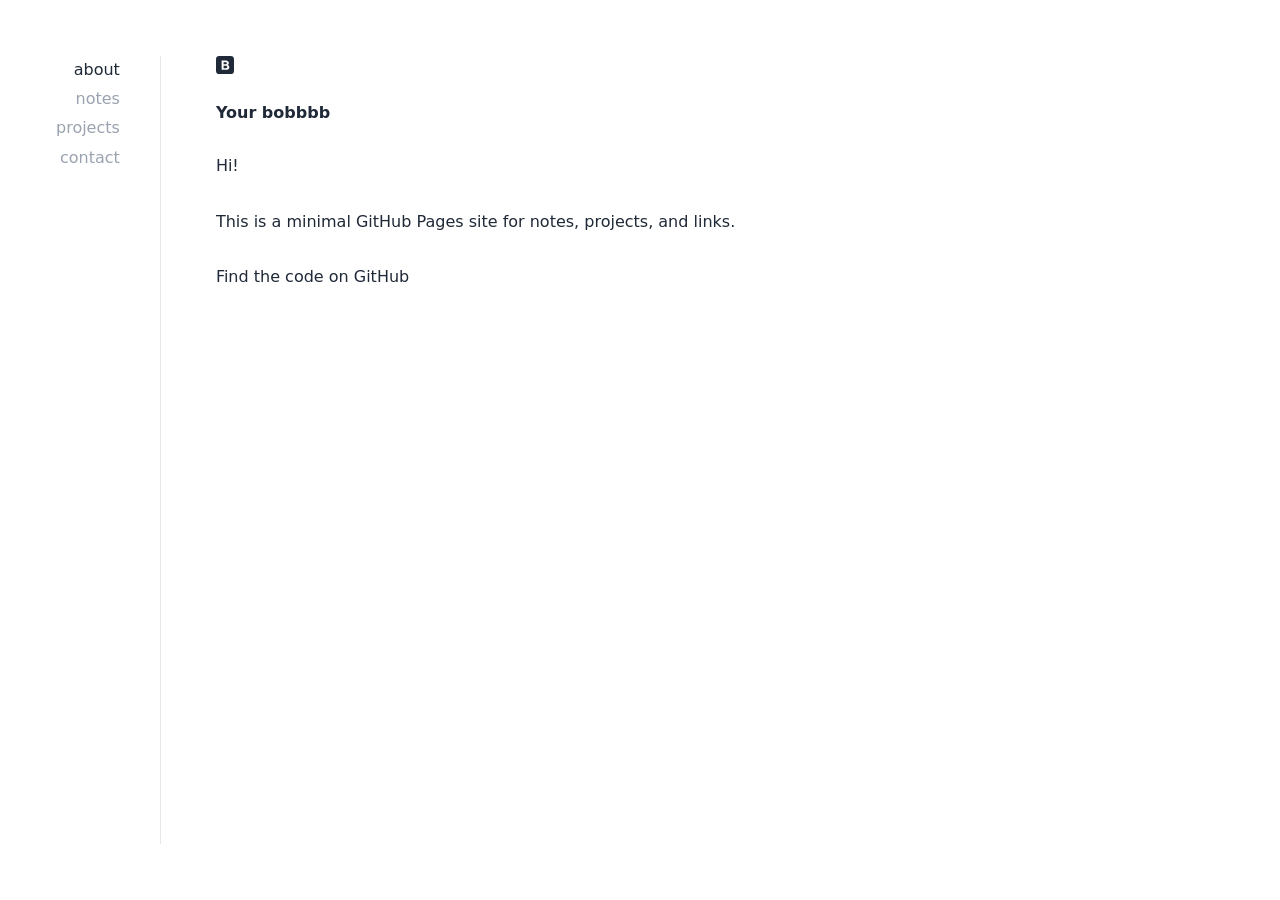
<file: index.html>
<!doctype html>
<html lang="en"><head>
    <meta charset="utf-8">
    <meta name="viewport" content="width=device-width, initial-scale=1">
    <meta name="description" content="A somewhat minimal GitHub Pages site.">
    <meta name="theme-color" content="#ffffff">
    <title>Your Site</title>
    <link rel="icon" href="assets/img/mark.svg" type="image/svg+xml">
    <link rel="stylesheet" href="assets/css/styles.css">
  </head>
  <body>
    <div class="layout">
      <nav class="nav" aria-label="Primary navigation">
        
        
        
        
      <a href="index.html" aria-current="page">about</a><a href="notes.html">notes</a><a href="projects.html">projects</a><a href="contact.html">contact</a></nav>

      <main class="content">
        <article>
          <img class="mark" src="assets/img/mark.svg" alt="">
          <h1>Your bobbbb</h1>
          <p>Hi!</p>
          <p>This is a minimal GitHub Pages site for notes, projects, and links.</p>
          <p>Find the code on GitHub</p>
        </article>
      </main>
    </div>
  

</body></html>
</file>
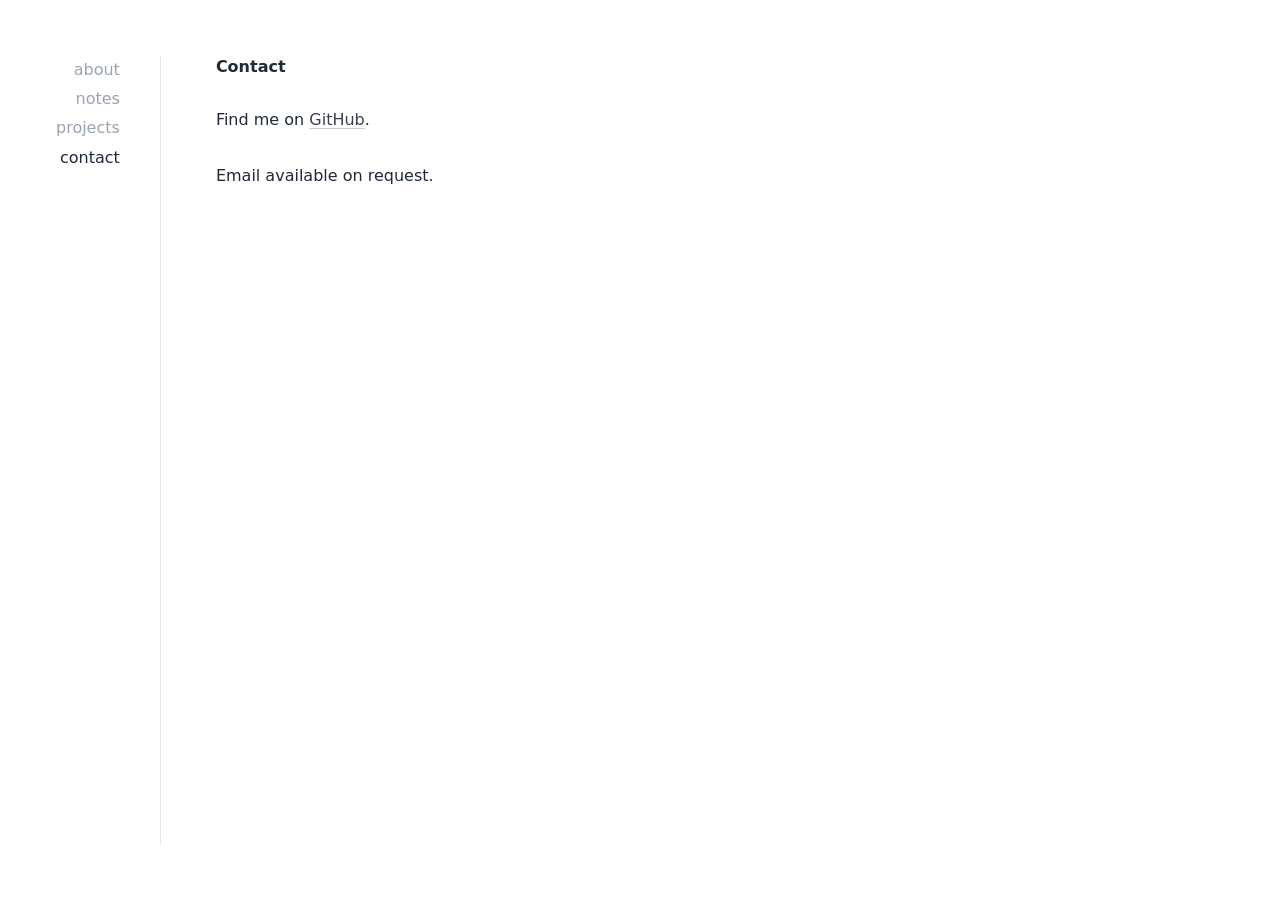
<file: contact.html>
<!doctype html>
<html lang="en"><head>
    <meta charset="utf-8">
    <meta name="viewport" content="width=device-width, initial-scale=1">
    <meta name="description" content="Contacts.">
    <meta name="theme-color" content="#ffffff">
    <title>Your Site - Contact</title>
    <link rel="icon" href="assets/img/mark.svg" type="image/svg+xml">
    <link rel="stylesheet" href="assets/css/styles.css">
  </head>
  <body>
    <div class="layout">
      <nav class="nav" aria-label="Primary navigation">
        
        
        
        
      <a href="index.html">about</a><a href="notes.html">notes</a><a href="projects.html">projects</a><a href="contact.html" aria-current="page">contact</a></nav>

      <main class="content">
        <article>
          <h1>Contact</h1>
          <p>Find me on <a href="https://github.com/">GitHub</a>.</p>
          <p>Email available on request.</p>
        </article>
      </main>
    </div>
  

</body></html>
</file>
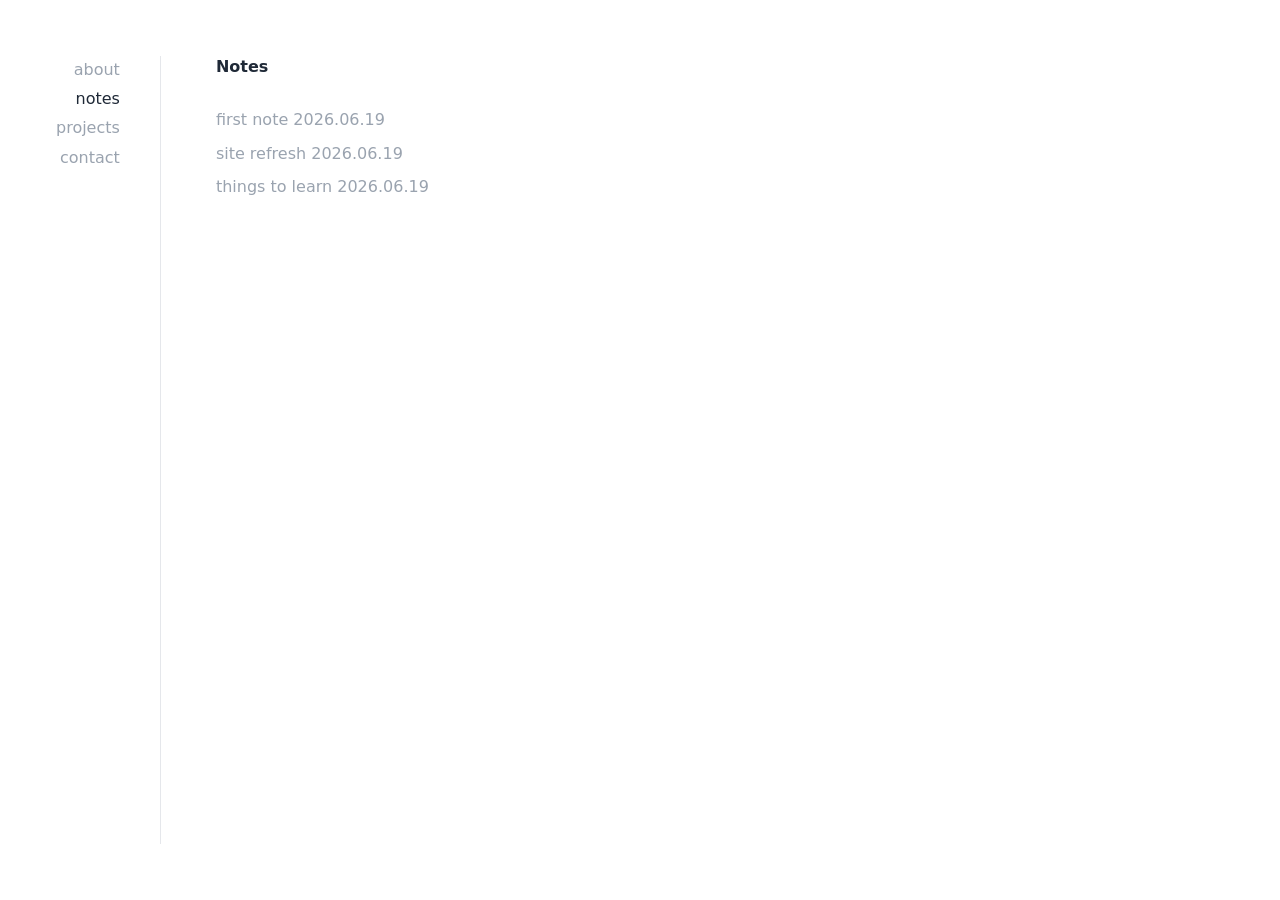
<file: notes.html>
<!doctype html>
<html lang="en"><head>
    <meta charset="utf-8">
    <meta name="viewport" content="width=device-width, initial-scale=1">
    <meta name="description" content="Short notes.">
    <meta name="theme-color" content="#ffffff">
    <title>Your Site - Notes</title>
    <link rel="icon" href="assets/img/mark.svg" type="image/svg+xml">
    <link rel="stylesheet" href="assets/css/styles.css">
  </head>
  <body>
    <div class="layout">
      <nav class="nav" aria-label="Primary navigation">
        
        
        
        
      <a href="index.html">about</a><a href="notes.html" aria-current="page">notes</a><a href="projects.html">projects</a><a href="contact.html">contact</a></nav>

      <main class="content">
        <article>
          <h1>Notes</h1>
          <ul class="list">
            <li>first note <time datetime="2026-06-19">2026.06.19</time></li>
            <li>site refresh <time datetime="2026-06-19">2026.06.19</time></li>
            <li>things to learn <time datetime="2026-06-19">2026.06.19</time></li>
          </ul>
        </article>
      </main>
    </div>
  

</body></html>
</file>
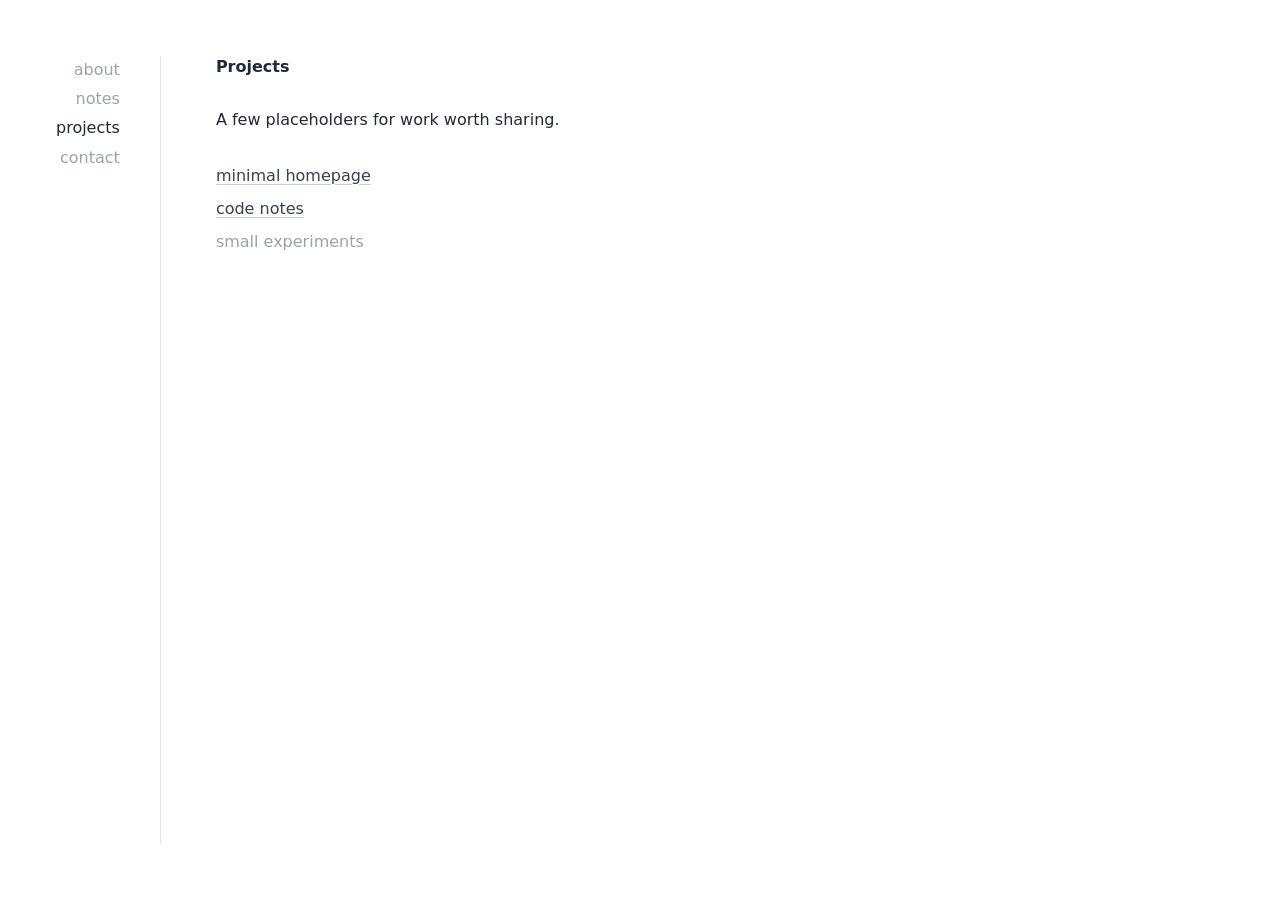
<file: projects.html>
<!doctype html>
<html lang="en"><head>
    <meta charset="utf-8">
    <meta name="viewport" content="width=device-width, initial-scale=1">
    <meta name="description" content="Projects.">
    <meta name="theme-color" content="#ffffff">
    <title>Your Site - Projects</title>
    <link rel="icon" href="assets/img/mark.svg" type="image/svg+xml">
    <link rel="stylesheet" href="assets/css/styles.css">
  </head>
  <body>
    <div class="layout">
      <nav class="nav" aria-label="Primary navigation">
        
        
        
        
      <a href="index.html">about</a><a href="notes.html">notes</a><a href="projects.html" aria-current="page">projects</a><a href="contact.html">contact</a></nav>

      <main class="content">
        <article>
          <h1>Projects</h1>
          <p>A few placeholders for work worth sharing.</p>
          <ul class="list">
            <li><a href="index.html">minimal homepage</a></li>
            <li><a href="notes.html">code notes</a></li>
            <li>small experiments</li>
          </ul>
        </article>
      </main>
    </div>
  

</body></html>
</file>
<file: assets/css/styles.css>
:root {
  color-scheme: only light;
  --bg: #ffffff;
  --text: #1f2937;
  --muted: #9aa3af;
  --link: #374151;
  --line: #e5e7eb;
  --focus: #6b7280;
}

* {
  box-sizing: border-box;
}

html {
  min-width: 320px;
}

body {
  margin: 0;
  padding: 24px;
  background: var(--bg);
  color: var(--text);
  font-family: ui-sans-serif, system-ui, -apple-system, BlinkMacSystemFont, "Segoe UI", sans-serif;
  font-size: 14px;
  line-height: 1.7;
  letter-spacing: 0;
  text-rendering: optimizeLegibility;
}

.layout {
  display: flex;
  align-items: flex-start;
}

.nav {
  display: flex;
  flex-direction: column;
  flex: 0 0 72px;
  gap: 2px;
  padding-right: 24px;
  text-align: right;
  text-transform: lowercase;
}

.nav a {
  display: block;
  color: var(--muted);
  text-decoration: none;
}

.nav a:hover,
.nav a:focus-visible,
.nav a[aria-current="page"] {
  color: var(--text);
}

.nav a:focus-visible,
.content a:focus-visible {
  border-radius: 2px;
  outline: 1px dotted var(--focus);
  outline-offset: 2px;
}

.content {
  position: relative;
  max-width: 640px;
  min-height: calc(100vh - 48px);
  padding-left: 32px;
}

.content::before {
  position: absolute;
  top: 0;
  bottom: 0;
  left: 0;
  width: 1px;
  background: var(--line);
  content: "";
}

article {
  max-width: 560px;
}

.mark {
  display: block;
  width: 18px;
  height: 18px;
  margin: 0 0 28px;
}

h1 {
  margin: 0 0 28px;
  color: var(--text);
  font-size: 1rem;
  font-weight: 600;
  line-height: 1.4;
}

p {
  margin: 28px 0 0;
}

a {
  color: var(--link);
}

.content a {
  text-decoration: underline;
  text-decoration-color: #c7ccd3;
  text-underline-offset: 3px;
}

.content a:hover {
  text-decoration-color: var(--text);
}

.list {
  display: grid;
  gap: 6px;
  margin: 28px 0 0;
  padding: 0;
  list-style: none;
}

.list li {
  color: var(--muted);
}

time {
  color: var(--muted);
}

@media (min-width: 640px) {
  body {
    padding: 40px;
    font-size: 15px;
  }

  .nav {
    flex-basis: 80px;
    padding-right: 32px;
  }

  .content {
    min-height: calc(100vh - 80px);
    padding-left: 40px;
  }
}

@media (min-width: 900px) {
  body {
    padding: 56px;
    font-size: 16px;
  }

  .nav {
    padding-right: 40px;
  }

  .content {
    min-height: calc(100vh - 112px);
    padding-left: 56px;
  }
}

@media (max-width: 520px) {
  .layout {
    display: block;
  }

  .nav {
    flex-direction: row;
    justify-content: flex-end;
    gap: 10px;
    padding: 0 0 24px;
  }

  .content {
    min-height: auto;
    padding: 24px 0 0;
  }

  .content::before {
    right: 0;
    bottom: auto;
    width: auto;
    height: 1px;
  }
}
</file>
